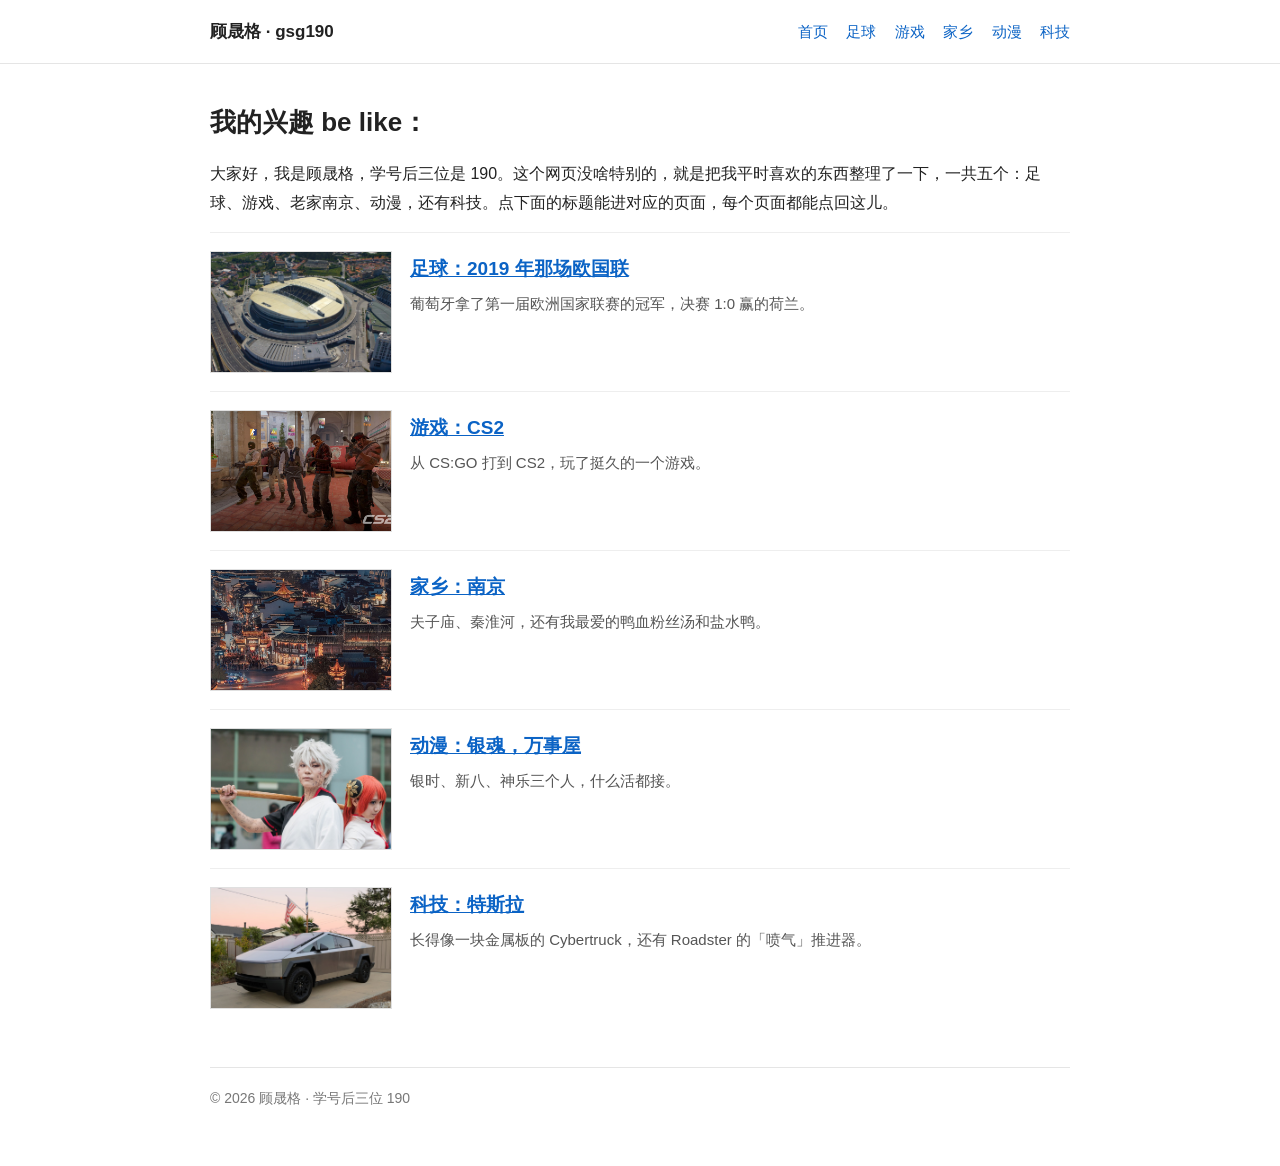
<file: index.html>
<!DOCTYPE html>
<html lang="zh-CN">
<head>
<meta charset="utf-8">
<meta name="viewport" content="width=device-width, initial-scale=1">
<title>我的兴趣 be like：｜顾晟格</title>
<link rel="stylesheet" href="web/style.css">
</head>
<body>

<div class="site">
  <div class="wrap site-inner">
    <div class="site-title">顾晟格 · gsg190</div>
    <nav>
      <a href="index.html">首页</a>
      <a href="web/football.html">足球</a>
      <a href="web/game.html">游戏</a>
      <a href="web/nanjing.html">家乡</a>
      <a href="web/anime.html">动漫</a>
      <a href="web/tech.html">科技</a>
    </nav>
  </div>
</div>

<div class="wrap">

  <h1>我的兴趣 be like：</h1>

  <p>大家好，我是顾晟格，学号后三位是 190。这个网页没啥特别的，就是把我平时喜欢的东西整理了一下，一共五个：足球、游戏、老家南京、动漫，还有科技。点下面的标题能进对应的页面，每个页面都能点回这儿。</p>

  <div class="item">
    <img src="image/football-stadium.jpg" alt="2019 年欧国联决赛场地：巨龙球场">
    <div>
      <h2><a href="web/football.html">足球：2019 年那场欧国联</a></h2>
      <p>葡萄牙拿了第一届欧洲国家联赛的冠军，决赛 1:0 赢的荷兰。</p>
    </div>
  </div>

  <div class="item">
    <img src="image/csgo-1.jpg" alt="CS2 游戏画面">
    <div>
      <h2><a href="web/game.html">游戏：CS2</a></h2>
      <p>从 CS:GO 打到 CS2，玩了挺久的一个游戏。</p>
    </div>
  </div>

  <div class="item">
    <img src="image/nanjing-temple.jpg" alt="南京夫子庙夜景">
    <div>
      <h2><a href="web/nanjing.html">家乡：南京</a></h2>
      <p>夫子庙、秦淮河，还有我最爱的鸭血粉丝汤和盐水鸭。</p>
    </div>
  </div>

  <div class="item">
    <img src="image/gintama-1.jpg" alt="银魂 银时与神乐的 Cosplay">
    <div>
      <h2><a href="web/anime.html">动漫：银魂，万事屋</a></h2>
      <p>银时、新八、神乐三个人，什么活都接。</p>
    </div>
  </div>

  <div class="item">
    <img src="image/tesla-1.jpg" alt="特斯拉 Cybertruck">
    <div>
      <h2><a href="web/tech.html">科技：特斯拉</a></h2>
      <p>长得像一块金属板的 Cybertruck，还有 Roadster 的「喷气」推进器。</p>
    </div>
  </div>

  <footer>
    <p>© 2026 顾晟格 · 学号后三位 190</p>
  </footer>

</div>

</body>
</html>
</file>
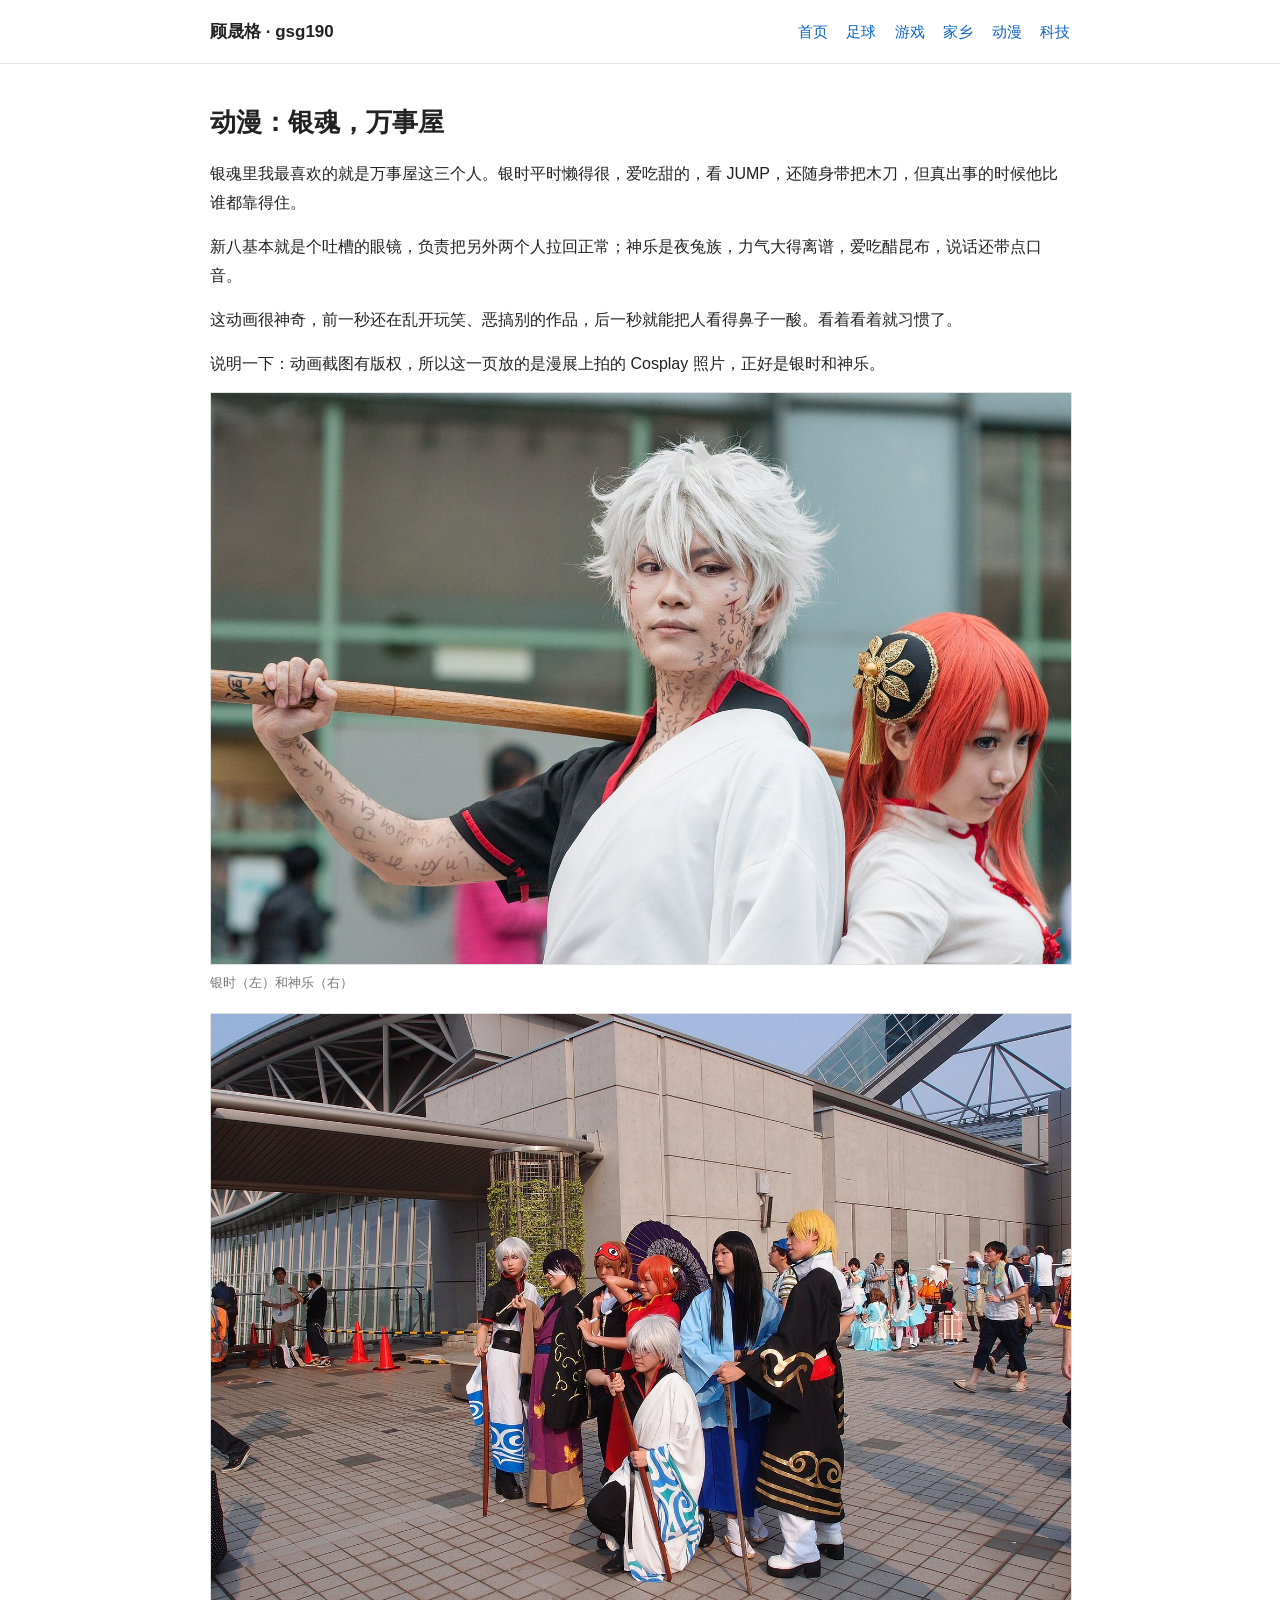
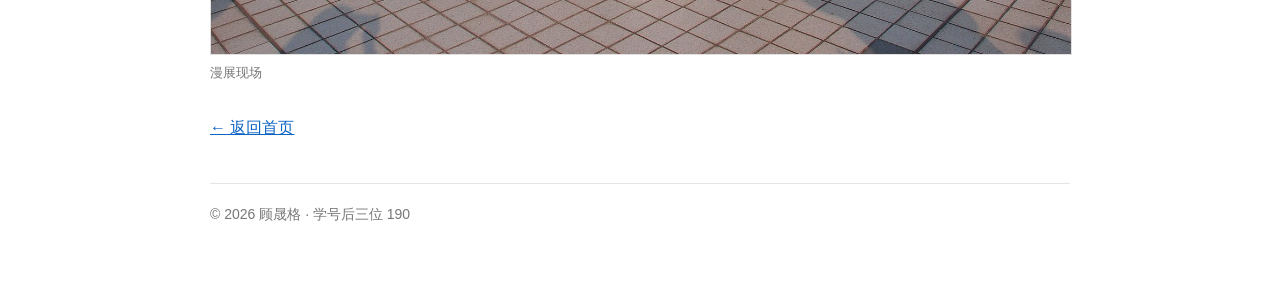
<file: web/anime.html>
<!DOCTYPE html>
<html lang="zh-CN">
<head>
<meta charset="utf-8">
<meta name="viewport" content="width=device-width, initial-scale=1">
<title>动漫：银魂，万事屋｜顾晟格</title>
<link rel="stylesheet" href="style.css">
</head>
<body>

<div class="site">
  <div class="wrap site-inner">
    <div class="site-title">顾晟格 · gsg190</div>
    <nav>
      <a href="../index.html">首页</a>
      <a href="football.html">足球</a>
      <a href="game.html">游戏</a>
      <a href="nanjing.html">家乡</a>
      <a href="anime.html">动漫</a>
      <a href="tech.html">科技</a>
    </nav>
  </div>
</div>

<div class="wrap">

  <h1>动漫：银魂，万事屋</h1>

  <p>银魂里我最喜欢的就是万事屋这三个人。银时平时懒得很，爱吃甜的，看 JUMP，还随身带把木刀，但真出事的时候他比谁都靠得住。</p>

  <p>新八基本就是个吐槽的眼镜，负责把另外两个人拉回正常；神乐是夜兔族，力气大得离谱，爱吃醋昆布，说话还带点口音。</p>

  <p>这动画很神奇，前一秒还在乱开玩笑、恶搞别的作品，后一秒就能把人看得鼻子一酸。看着看着就习惯了。</p>

  <p>说明一下：动画截图有版权，所以这一页放的是漫展上拍的 Cosplay 照片，正好是银时和神乐。</p>

  <figure>
    <img src="../image/gintama-1.jpg" alt="银时与神乐的 Cosplay">
    <figcaption>银时（左）和神乐（右）</figcaption>
  </figure>

  <figure>
    <img src="../image/gintama-2.jpg" alt="漫展上的银魂 Cosplay">
    <figcaption>漫展现场</figcaption>
  </figure>

  <p class="back"><a href="../index.html">← 返回首页</a></p>

  <footer>
    <p>© 2026 顾晟格 · 学号后三位 190</p>
  </footer>

</div>

</body>
</html>
</file>
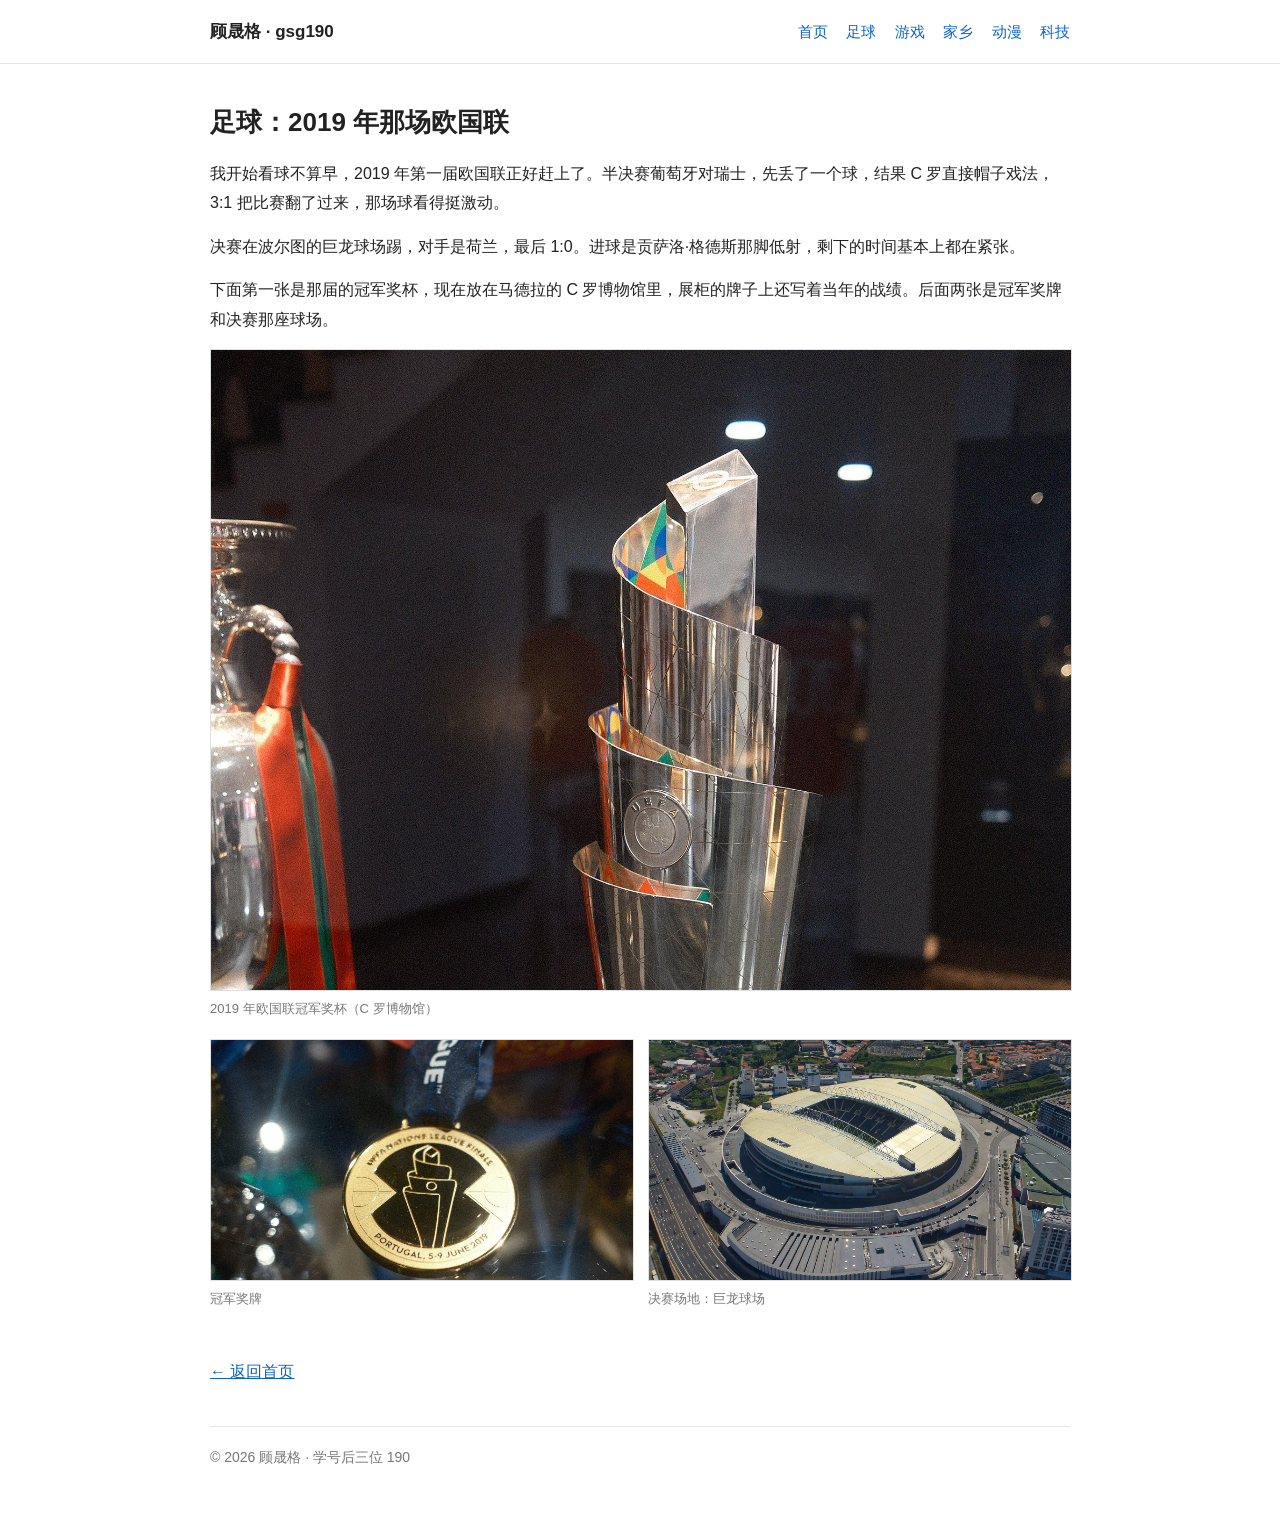
<file: web/football.html>
<!DOCTYPE html>
<html lang="zh-CN">
<head>
<meta charset="utf-8">
<meta name="viewport" content="width=device-width, initial-scale=1">
<title>足球：2019 年那场欧国联｜顾晟格</title>
<link rel="stylesheet" href="style.css">
</head>
<body>

<div class="site">
  <div class="wrap site-inner">
    <div class="site-title">顾晟格 · gsg190</div>
    <nav>
      <a href="../index.html">首页</a>
      <a href="football.html">足球</a>
      <a href="game.html">游戏</a>
      <a href="nanjing.html">家乡</a>
      <a href="anime.html">动漫</a>
      <a href="tech.html">科技</a>
    </nav>
  </div>
</div>

<div class="wrap">

  <h1>足球：2019 年那场欧国联</h1>

  <p>我开始看球不算早，2019 年第一届欧国联正好赶上了。半决赛葡萄牙对瑞士，先丢了一个球，结果 C 罗直接帽子戏法，3:1 把比赛翻了过来，那场球看得挺激动。</p>

  <p>决赛在波尔图的巨龙球场踢，对手是荷兰，最后 1:0。进球是贡萨洛·格德斯那脚低射，剩下的时间基本上都在紧张。</p>

  <p>下面第一张是那届的冠军奖杯，现在放在马德拉的 C 罗博物馆里，展柜的牌子上还写着当年的战绩。后面两张是冠军奖牌和决赛那座球场。</p>

  <figure>
    <img src="../image/football-trophy.jpg" alt="2019 年欧国联冠军奖杯" style="object-position:50% 0">
    <figcaption>2019 年欧国联冠军奖杯（C 罗博物馆）</figcaption>
  </figure>

  <div class="grid">
    <figure>
      <img src="../image/football-medal.jpg" alt="2019 年欧国联冠军奖牌">
      <figcaption>冠军奖牌</figcaption>
    </figure>
    <figure>
      <img src="../image/football-stadium.jpg" alt="波尔图巨龙球场">
      <figcaption>决赛场地：巨龙球场</figcaption>
    </figure>
  </div>

  <p class="back"><a href="../index.html">← 返回首页</a></p>

  <footer>
    <p>© 2026 顾晟格 · 学号后三位 190</p>
  </footer>

</div>

</body>
</html>
</file>
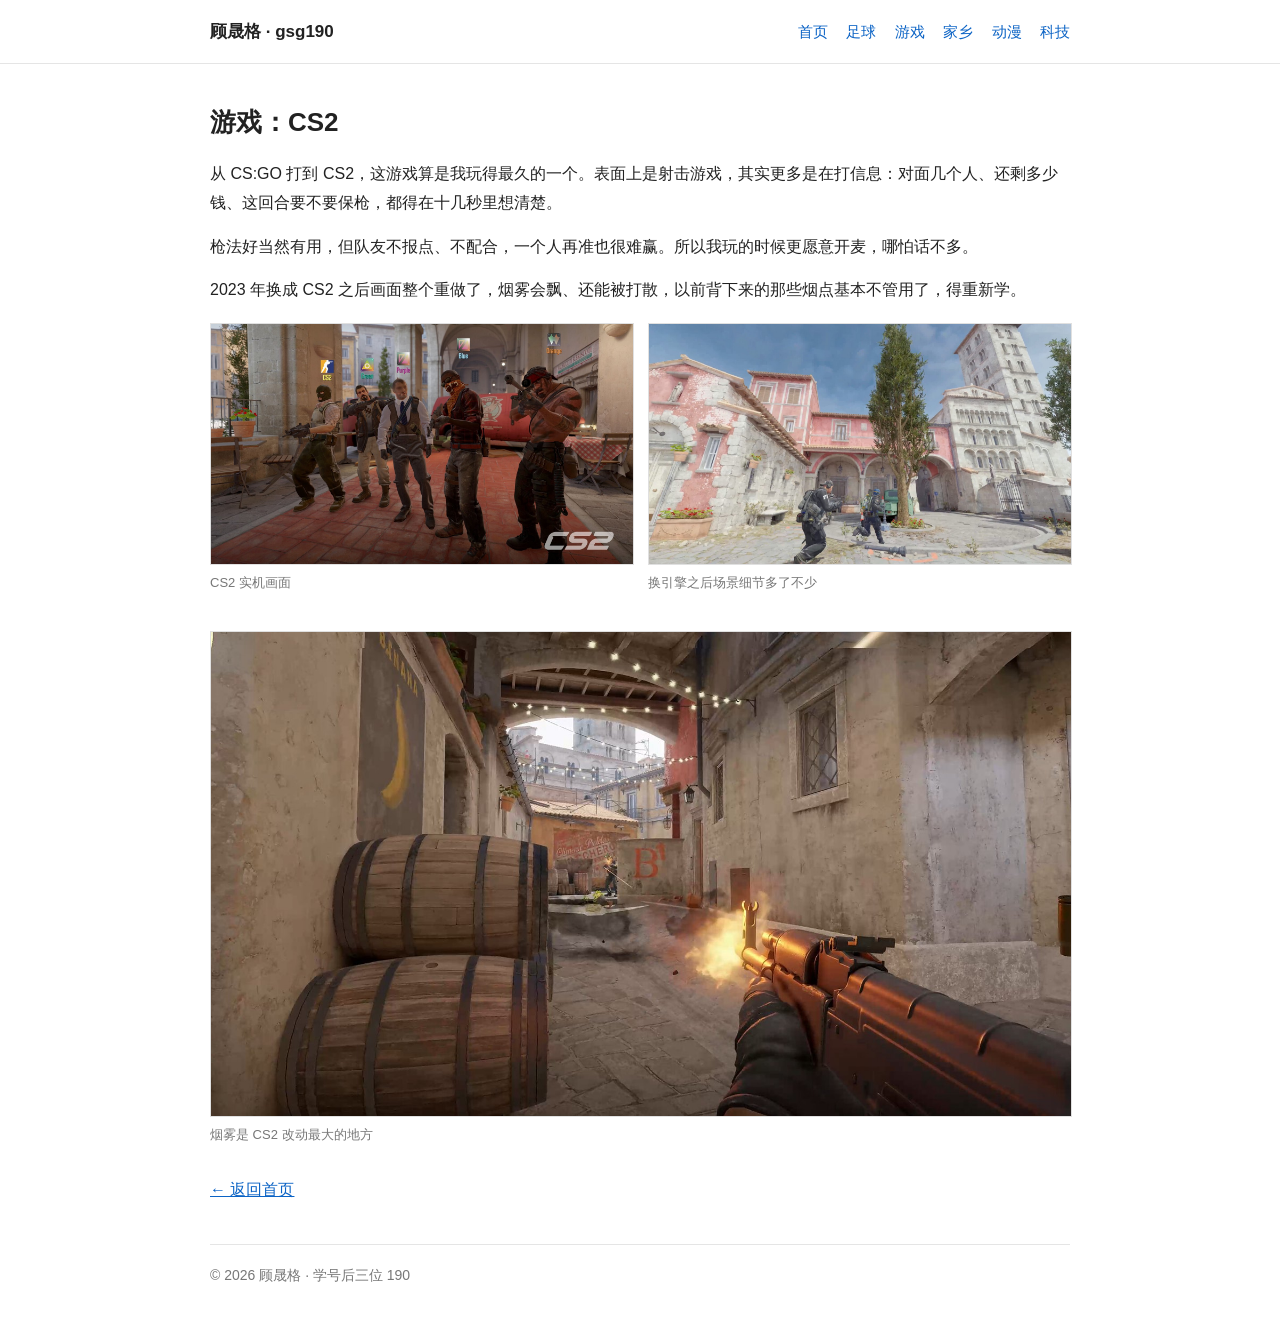
<file: web/game.html>
<!DOCTYPE html>
<html lang="zh-CN">
<head>
<meta charset="utf-8">
<meta name="viewport" content="width=device-width, initial-scale=1">
<title>游戏：CS2｜顾晟格</title>
<link rel="stylesheet" href="style.css">
</head>
<body>

<div class="site">
  <div class="wrap site-inner">
    <div class="site-title">顾晟格 · gsg190</div>
    <nav>
      <a href="../index.html">首页</a>
      <a href="football.html">足球</a>
      <a href="game.html">游戏</a>
      <a href="nanjing.html">家乡</a>
      <a href="anime.html">动漫</a>
      <a href="tech.html">科技</a>
    </nav>
  </div>
</div>

<div class="wrap">

  <h1>游戏：CS2</h1>

  <p>从 CS:GO 打到 CS2，这游戏算是我玩得最久的一个。表面上是射击游戏，其实更多是在打信息：对面几个人、还剩多少钱、这回合要不要保枪，都得在十几秒里想清楚。</p>

  <p>枪法好当然有用，但队友不报点、不配合，一个人再准也很难赢。所以我玩的时候更愿意开麦，哪怕话不多。</p>

  <p>2023 年换成 CS2 之后画面整个重做了，烟雾会飘、还能被打散，以前背下来的那些烟点基本不管用了，得重新学。</p>

  <div class="grid">
    <figure>
      <img src="../image/csgo-1.jpg" alt="CS2 游戏截图">
      <figcaption>CS2 实机画面</figcaption>
    </figure>
    <figure>
      <img src="../image/csgo-2.jpg" alt="CS2 游戏截图">
      <figcaption>换引擎之后场景细节多了不少</figcaption>
    </figure>
  </div>

  <figure>
    <img src="../image/csgo-3.jpg" alt="CS2 游戏截图">
    <figcaption>烟雾是 CS2 改动最大的地方</figcaption>
  </figure>

  <p class="back"><a href="../index.html">← 返回首页</a></p>

  <footer>
    <p>© 2026 顾晟格 · 学号后三位 190</p>
  </footer>

</div>

</body>
</html>
</file>
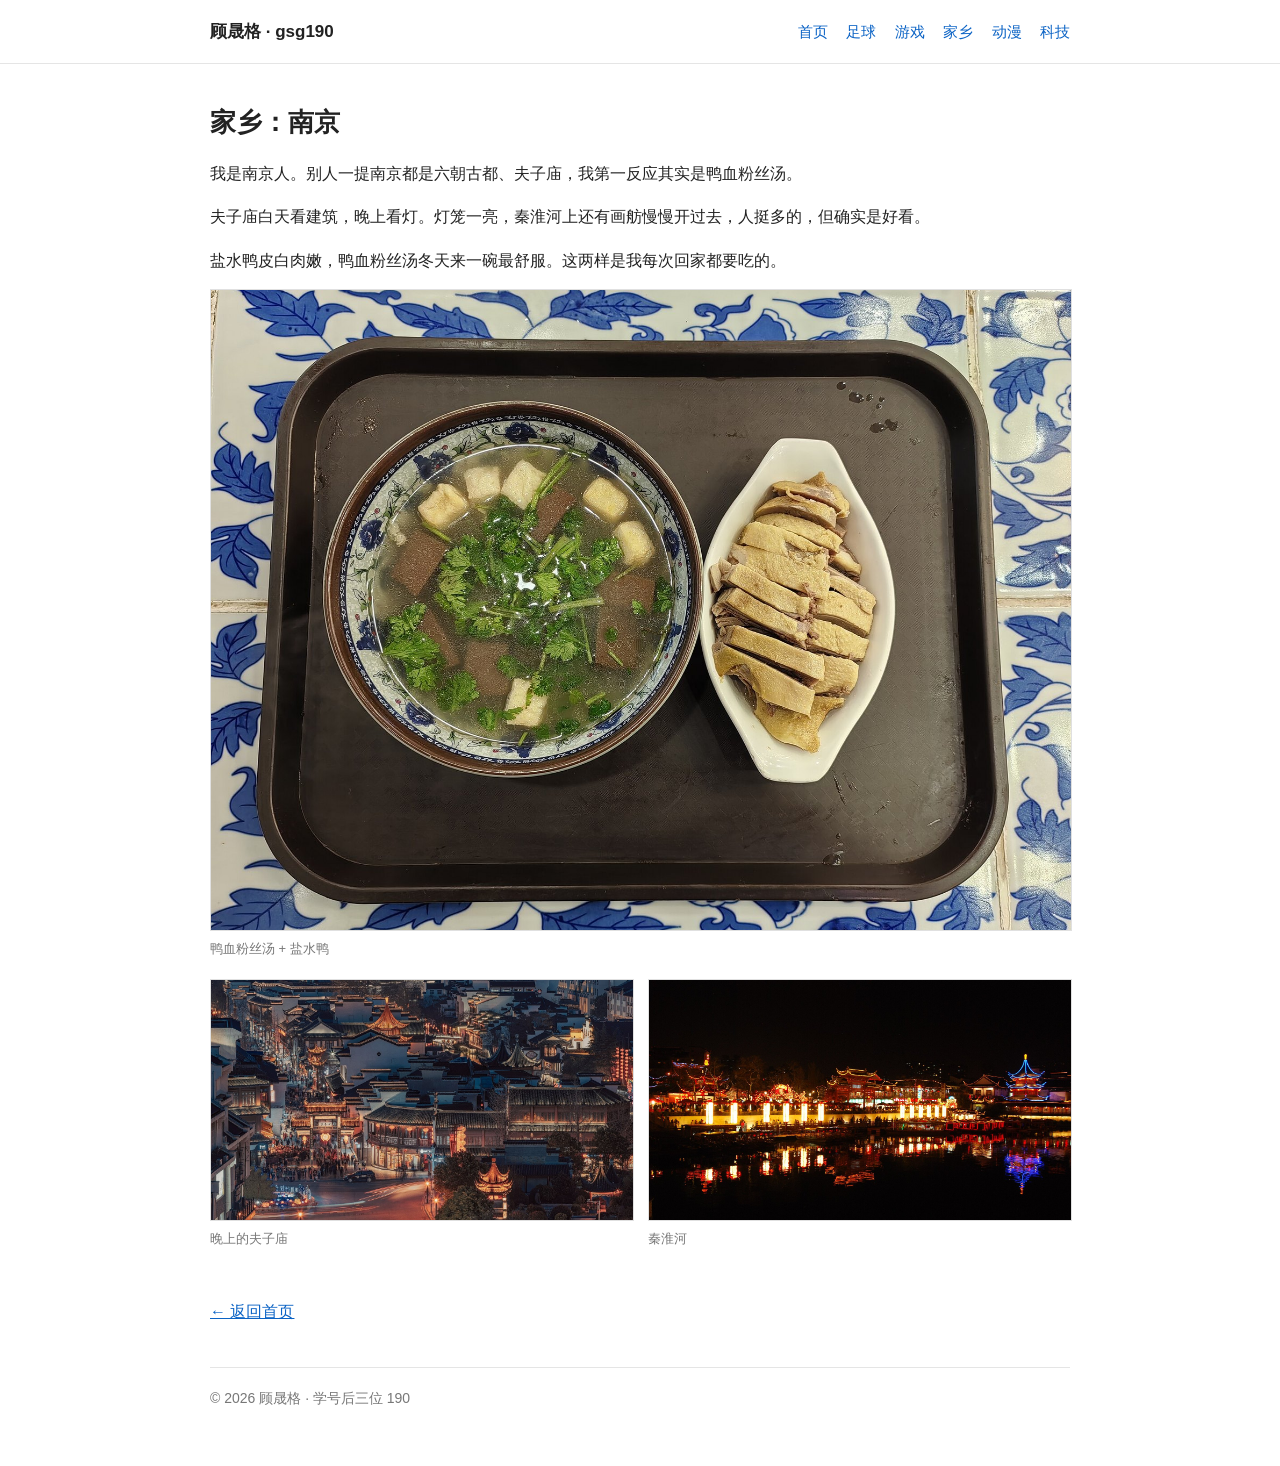
<file: web/nanjing.html>
<!DOCTYPE html>
<html lang="zh-CN">
<head>
<meta charset="utf-8">
<meta name="viewport" content="width=device-width, initial-scale=1">
<title>家乡：南京｜顾晟格</title>
<link rel="stylesheet" href="style.css">
</head>
<body>

<div class="site">
  <div class="wrap site-inner">
    <div class="site-title">顾晟格 · gsg190</div>
    <nav>
      <a href="../index.html">首页</a>
      <a href="football.html">足球</a>
      <a href="game.html">游戏</a>
      <a href="nanjing.html">家乡</a>
      <a href="anime.html">动漫</a>
      <a href="tech.html">科技</a>
    </nav>
  </div>
</div>

<div class="wrap">

  <h1>家乡：南京</h1>

  <p>我是南京人。别人一提南京都是六朝古都、夫子庙，我第一反应其实是鸭血粉丝汤。</p>

  <p>夫子庙白天看建筑，晚上看灯。灯笼一亮，秦淮河上还有画舫慢慢开过去，人挺多的，但确实是好看。</p>

  <p>盐水鸭皮白肉嫩，鸭血粉丝汤冬天来一碗最舒服。这两样是我每次回家都要吃的。</p>

  <figure>
    <img src="../image/nanjing-food.jpg" alt="鸭血粉丝汤和盐水鸭">
    <figcaption>鸭血粉丝汤 + 盐水鸭</figcaption>
  </figure>

  <div class="grid">
    <figure>
      <img src="../image/nanjing-temple.jpg" alt="夫子庙夜景">
      <figcaption>晚上的夫子庙</figcaption>
    </figure>
    <figure>
      <img src="../image/nanjing-river.jpg" alt="秦淮河夜色">
      <figcaption>秦淮河</figcaption>
    </figure>
  </div>

  <p class="back"><a href="../index.html">← 返回首页</a></p>

  <footer>
    <p>© 2026 顾晟格 · 学号后三位 190</p>
  </footer>

</div>

</body>
</html>
</file>
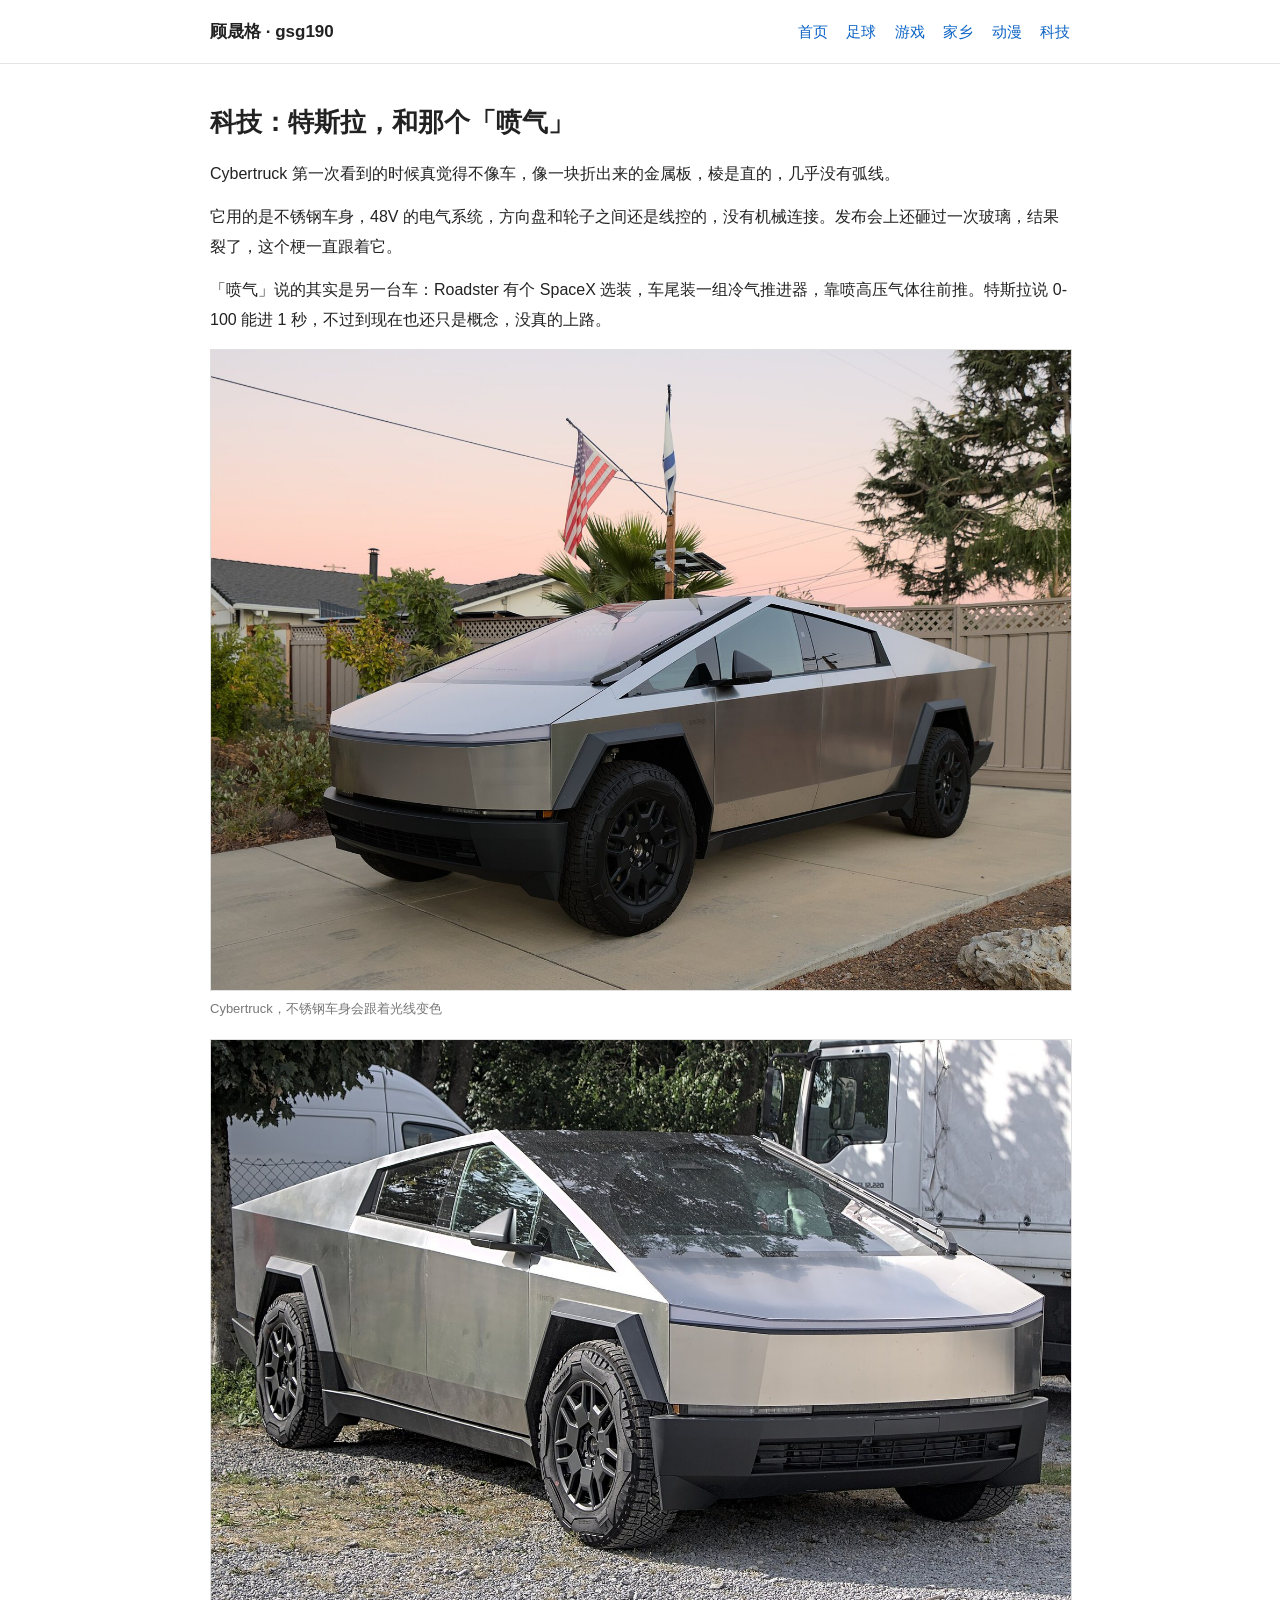
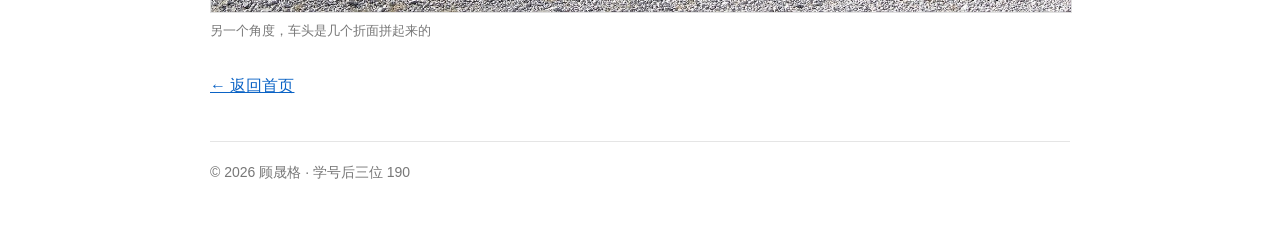
<file: web/tech.html>
<!DOCTYPE html>
<html lang="zh-CN">
<head>
<meta charset="utf-8">
<meta name="viewport" content="width=device-width, initial-scale=1">
<title>科技：特斯拉｜顾晟格</title>
<link rel="stylesheet" href="style.css">
</head>
<body>

<div class="site">
  <div class="wrap site-inner">
    <div class="site-title">顾晟格 · gsg190</div>
    <nav>
      <a href="../index.html">首页</a>
      <a href="football.html">足球</a>
      <a href="game.html">游戏</a>
      <a href="nanjing.html">家乡</a>
      <a href="anime.html">动漫</a>
      <a href="tech.html">科技</a>
    </nav>
  </div>
</div>

<div class="wrap">

  <h1>科技：特斯拉，和那个「喷气」</h1>

  <p>Cybertruck 第一次看到的时候真觉得不像车，像一块折出来的金属板，棱是直的，几乎没有弧线。</p>

  <p>它用的是不锈钢车身，48V 的电气系统，方向盘和轮子之间还是线控的，没有机械连接。发布会上还砸过一次玻璃，结果裂了，这个梗一直跟着它。</p>

  <p>「喷气」说的其实是另一台车：Roadster 有个 SpaceX 选装，车尾装一组冷气推进器，靠喷高压气体往前推。特斯拉说 0-100 能进 1 秒，不过到现在也还只是概念，没真的上路。</p>

  <figure>
    <img src="../image/tesla-1.jpg" alt="特斯拉 Cybertruck">
    <figcaption>Cybertruck，不锈钢车身会跟着光线变色</figcaption>
  </figure>

  <figure>
    <img src="../image/tesla-2.jpg" alt="特斯拉 Cybertruck Foundation Series">
    <figcaption>另一个角度，车头是几个折面拼起来的</figcaption>
  </figure>

  <p class="back"><a href="../index.html">← 返回首页</a></p>

  <footer>
    <p>© 2026 顾晟格 · 学号后三位 190</p>
  </footer>

</div>

</body>
</html>
</file>
<file: web/style.css>
@charset "utf-8";

body {
  margin: 0;
  background: #fff;
  color: #222;
  font: 16px/1.85 "Segoe UI", "Microsoft YaHei", "PingFang SC", sans-serif;
}

.wrap {
  max-width: 860px;
  margin: 0 auto;
  padding: 0 20px;
}

.site {
  border-bottom: 1px solid #e5e5e5;
  padding: 16px 0;
}

.site-inner {
  display: flex;
  flex-wrap: wrap;
  align-items: baseline;
  justify-content: space-between;
  gap: 8px 16px;
}

.site-title {
  font-size: 17px;
  font-weight: 600;
}

nav a {
  margin-left: 14px;
  font-size: 15px;
  color: #0b63c5;
  text-decoration: none;
}

nav a:hover {
  text-decoration: underline;
}

h1 {
  font-size: 26px;
  margin: 34px 0 12px;
}

h2 {
  font-size: 19px;
  margin: 26px 0 8px;
}

p {
  margin: 0 0 14px;
}

ul {
  margin: 0 0 16px;
  padding-left: 22px;
}

li {
  margin: 6px 0;
}

a {
  color: #0b63c5;
}

img {
  display: block;
  max-width: 100%;
  height: auto;
  border: 1px solid #e0e0e0;
}

figure img {
  width: 100%;
  max-height: 640px;
  object-fit: cover;
}

figure {
  margin: 0 0 18px;
}

figcaption {
  margin-top: 6px;
  font-size: 13px;
  color: #777;
}

.grid {
  display: grid;
  grid-template-columns: 1fr 1fr;
  gap: 16px;
  margin: 18px 0;
}

.grid figure img {
  width: 100%;
  height: 240px;
  object-fit: cover;
}

.item {
  display: flex;
  gap: 18px;
  padding: 18px 0;
  border-top: 1px solid #eee;
}

.item img {
  flex: 0 0 180px;
  width: 180px;
  height: 120px;
  object-fit: cover;
}

.item h2 {
  margin: 0 0 4px;
}

.item p {
  margin: 0;
  color: #555;
  font-size: 15px;
}

.back {
  margin: 28px 0 0;
}

footer {
  margin-top: 40px;
  padding: 18px 0 40px;
  border-top: 1px solid #e5e5e5;
  font-size: 14px;
  color: #777;
}

@media (max-width: 640px) {
  .grid {
    grid-template-columns: 1fr;
  }

  .item {
    display: block;
  }

  .item img {
    width: 100%;
    margin-bottom: 10px;
  }

  nav a {
    font-size: 14px;
    margin-left: 10px;
  }
}
</file>
